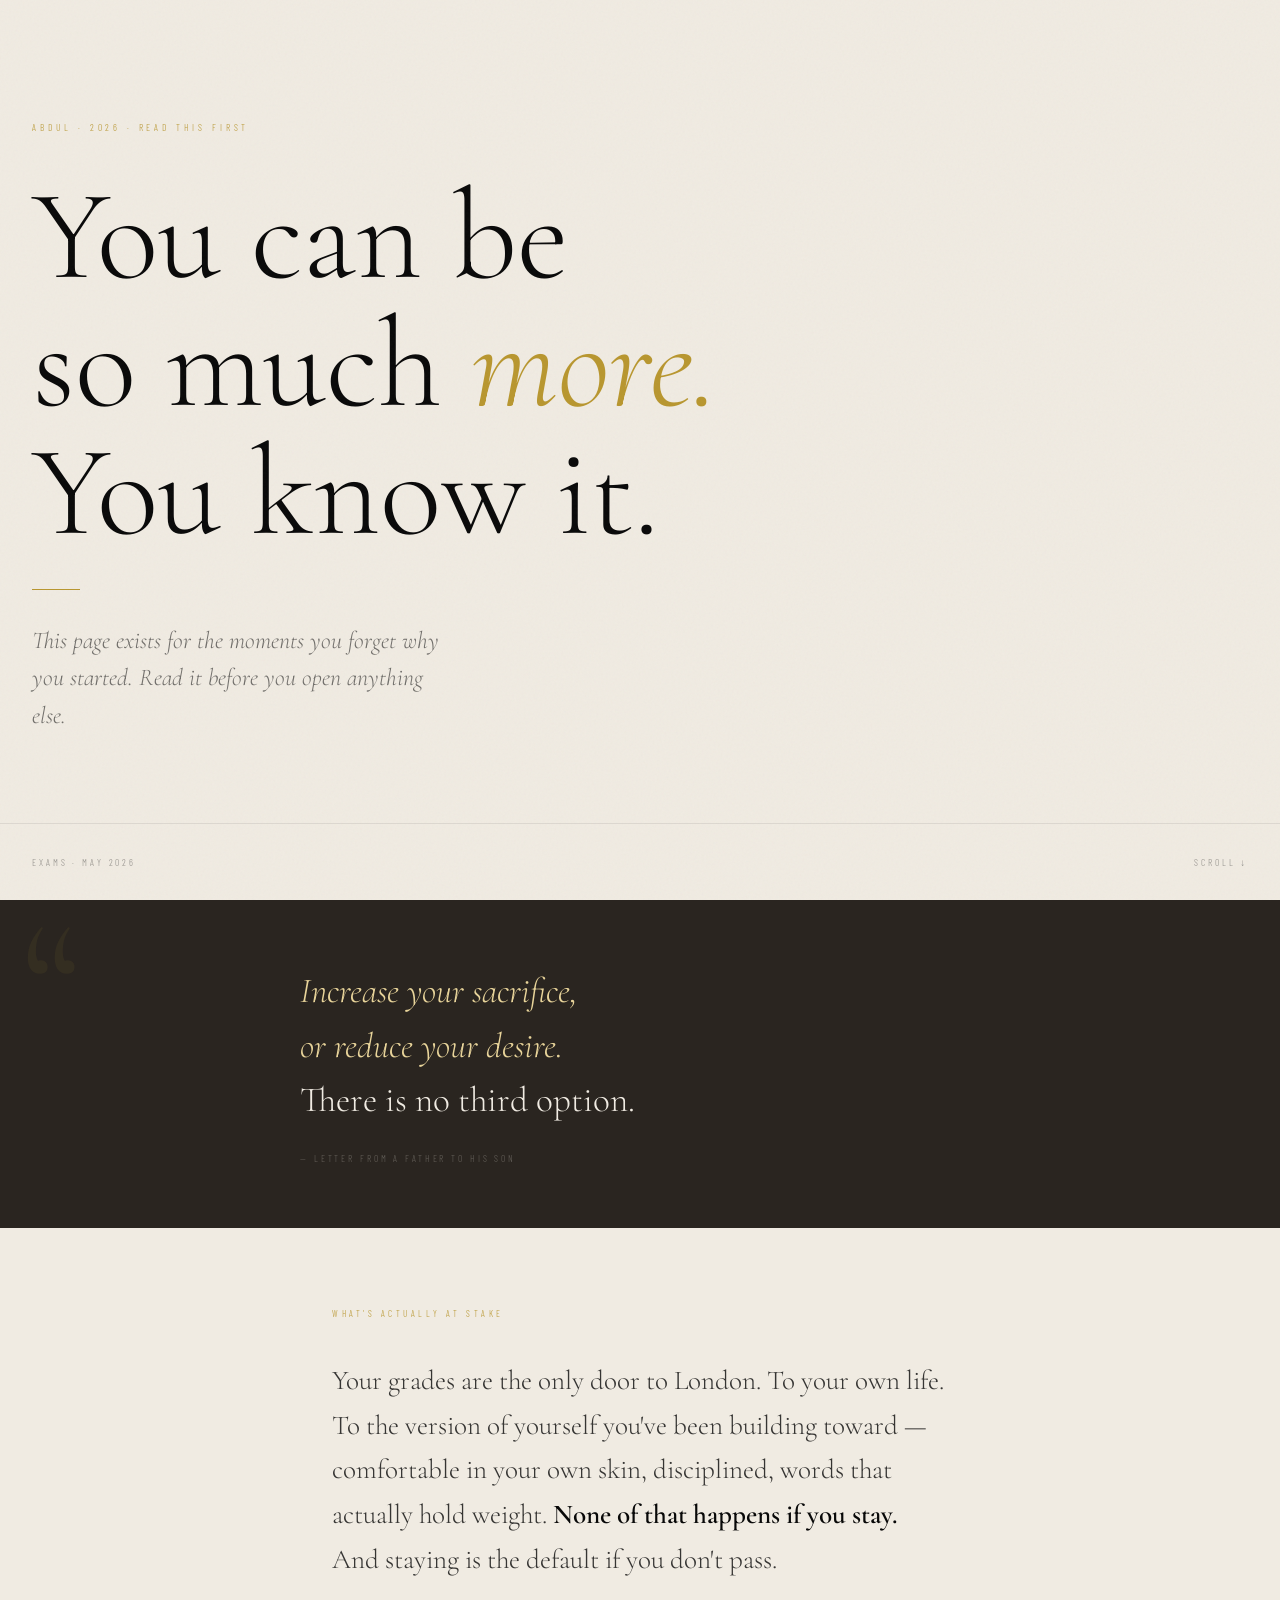
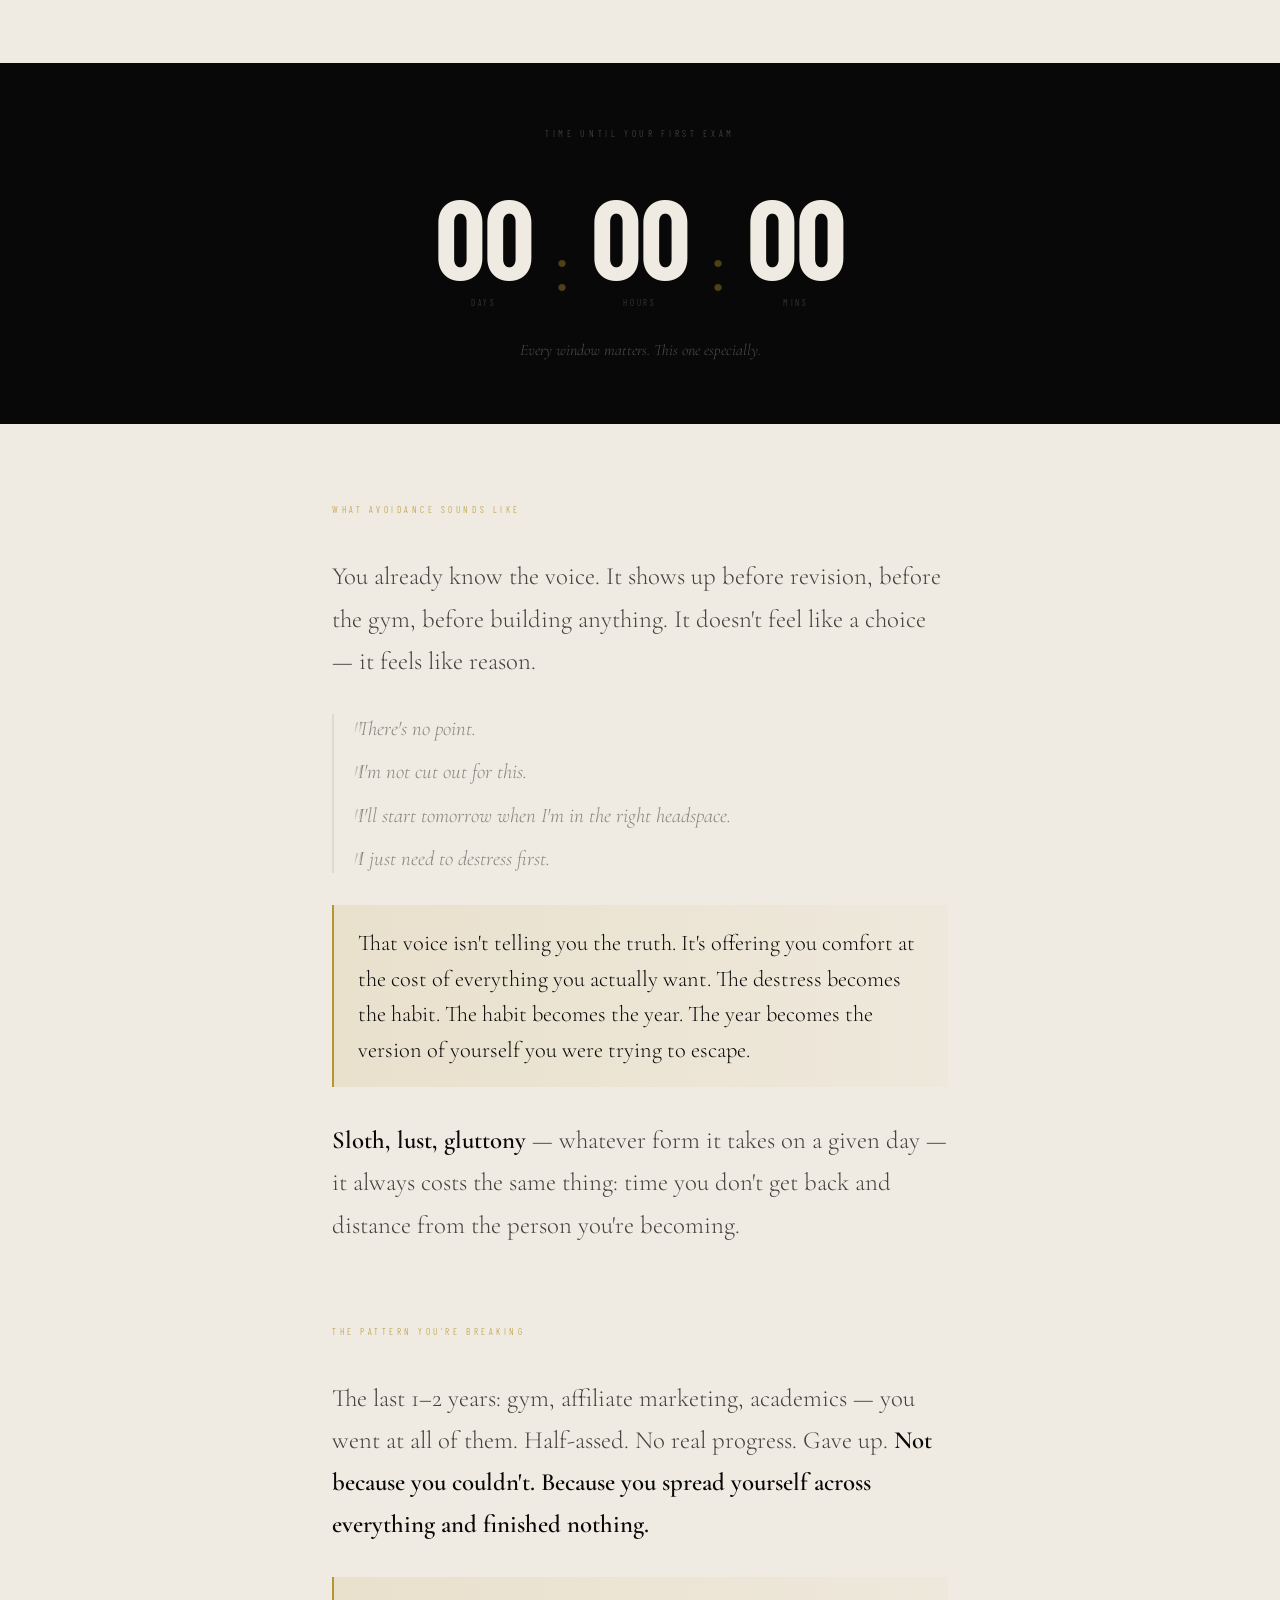
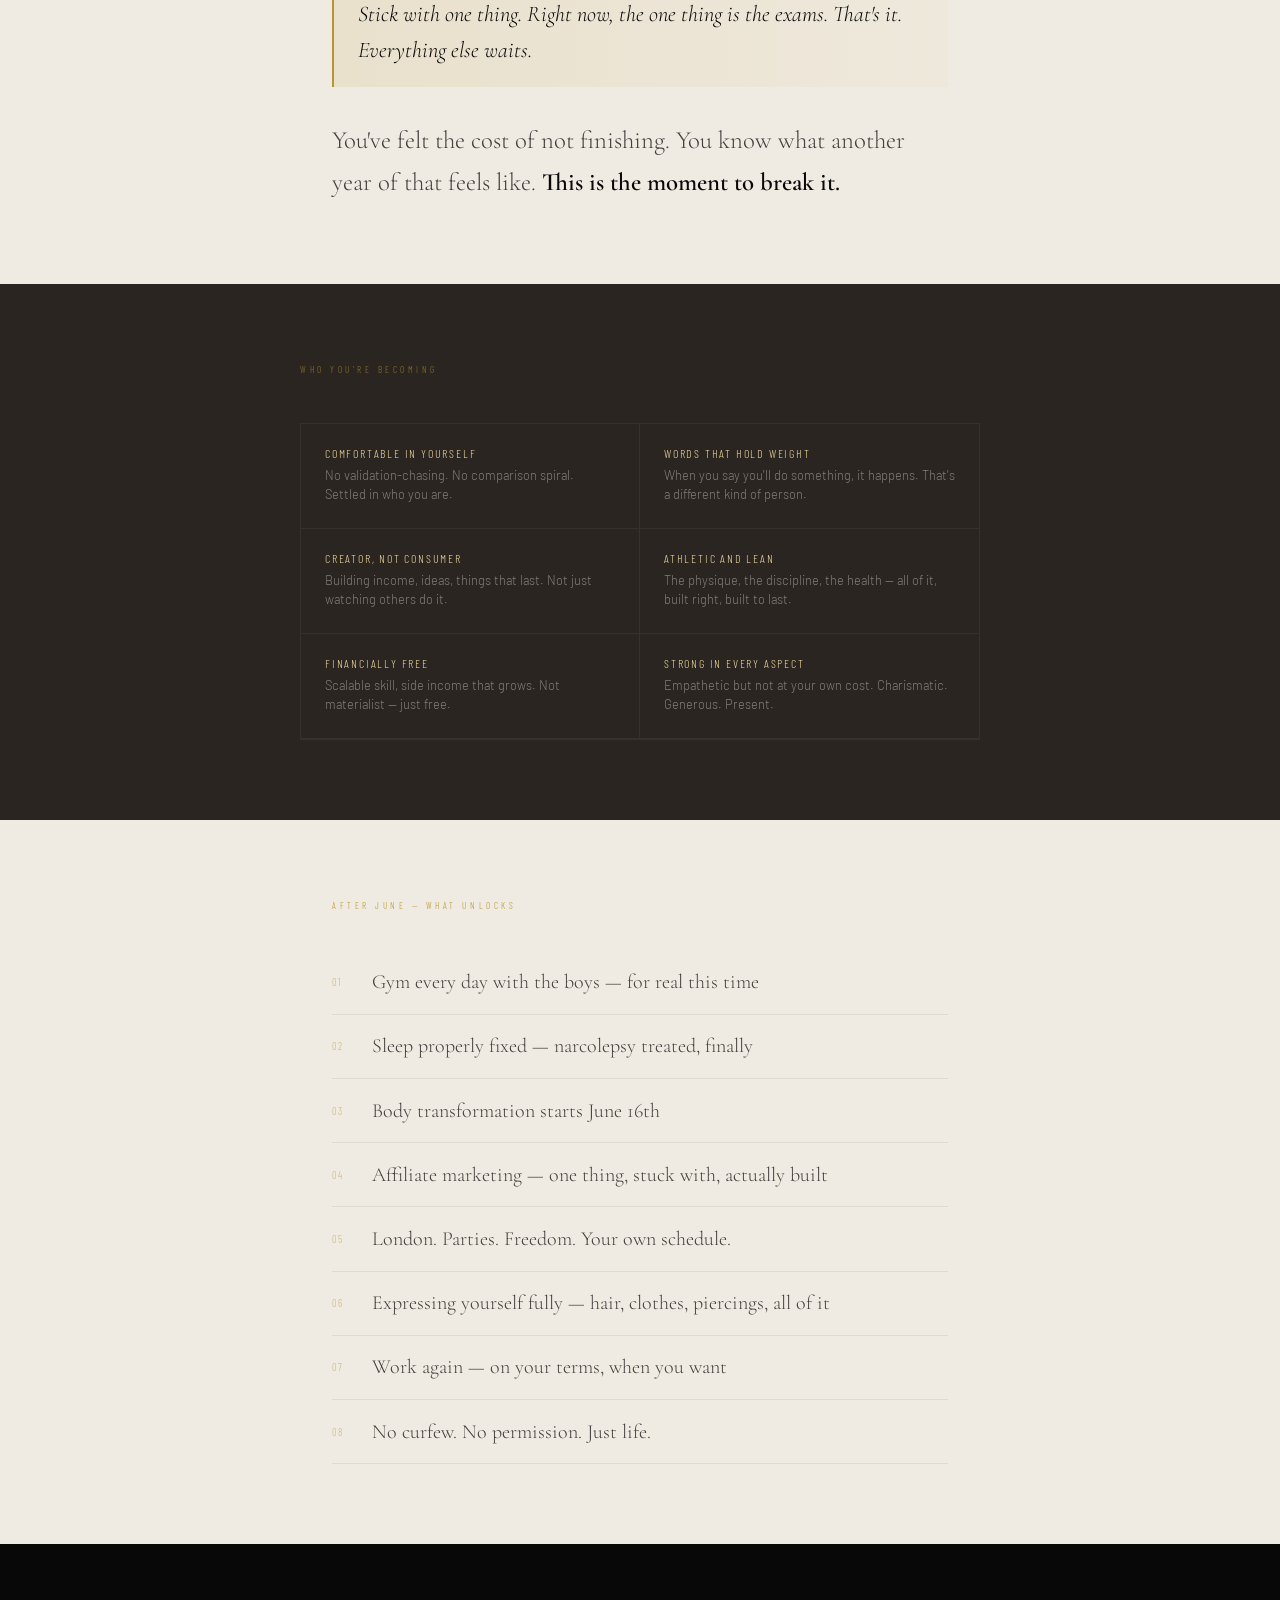
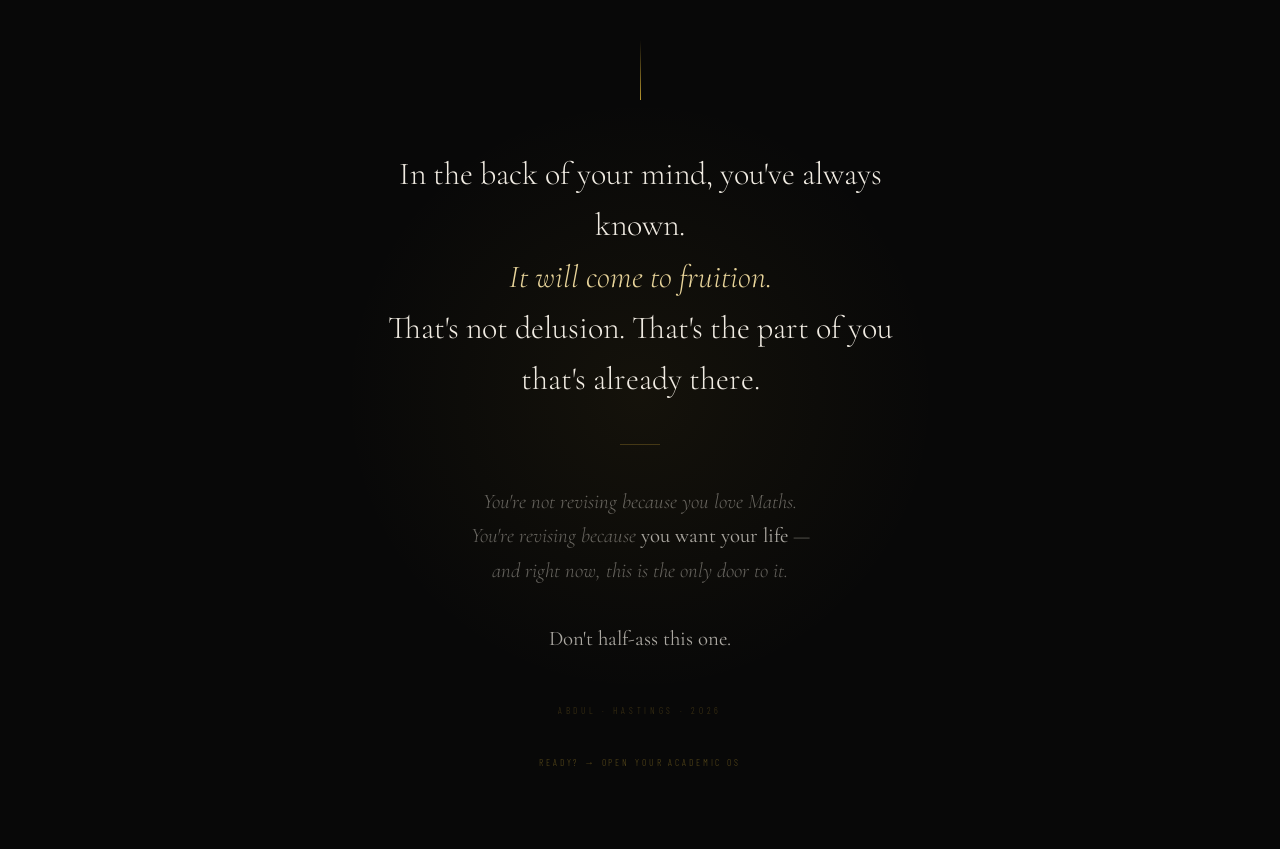
<file: why (1).html>
<!DOCTYPE html>
<html lang="en">
<head>
<meta charset="UTF-8">
<meta name="viewport" content="width=device-width, initial-scale=1.0">
<title>Abdul — WHY</title>
<link href="https://fonts.googleapis.com/css2?family=Cormorant+Garamond:ital,wght@0,300;0,400;0,600;1,300;1,400&family=Barlow+Condensed:wght@300;400;600;700&family=Barlow:wght@300;400&display=swap" rel="stylesheet">
<style>
*, *::before, *::after { margin: 0; padding: 0; box-sizing: border-box; }

:root {
  --ink: #080808;
  --page: #f0ebe2;
  --gold: #b8962e;
  --gold-light: #d4b04a;
  --gold-pale: #e8d49a;
  --ash: #2a2520;
  --muted: rgba(8,8,8,0.4);
}

html { scroll-behavior: smooth; }

body {
  background: var(--page);
  color: var(--ink);
  font-family: 'Barlow', sans-serif;
  font-weight: 300;
  overflow-x: hidden;
}

body::after {
  content: '';
  position: fixed;
  inset: 0;
  background-image: url("data:image/svg+xml,%3Csvg viewBox='0 0 512 512' xmlns='http://www.w3.org/2000/svg'%3E%3Cfilter id='n'%3E%3CfeTurbulence type='fractalNoise' baseFrequency='0.75' numOctaves='4' stitchTiles='stitch'/%3E%3C/filter%3E%3Crect width='100%25' height='100%25' filter='url(%23n)' opacity='0.035'/%3E%3C/svg%3E");
  pointer-events: none;
  z-index: 9999;
}

/* HERO */
.hero {
  min-height: 100svh;
  display: grid;
  grid-template-rows: 1fr auto;
  position: relative;
  overflow: hidden;
}

.hero-content {
  display: flex;
  flex-direction: column;
  justify-content: center;
  padding: 4rem 2rem 2rem;
}

.hero-stamp {
  font-family: 'Barlow Condensed', sans-serif;
  font-size: 0.6rem;
  letter-spacing: 0.4em;
  text-transform: uppercase;
  color: var(--gold);
  margin-bottom: 2.5rem;
  opacity: 0;
  animation: rise 0.9s ease 0.2s forwards;
}

.hero-h1 {
  font-family: 'Cormorant Garamond', serif;
  font-weight: 300;
  font-size: clamp(3.2rem, 14vw, 8rem);
  line-height: 1;
  color: var(--ink);
  opacity: 0;
  animation: rise 1s ease 0.4s forwards;
}

.hero-h1 em { font-style: italic; color: var(--gold); }

.hero-rule {
  width: 48px;
  height: 1px;
  background: var(--gold);
  margin: 2rem 0;
  opacity: 0;
  animation: widen 0.8s ease 0.9s forwards;
  transform-origin: left;
  transform: scaleX(0);
}

@keyframes widen { to { opacity: 1; transform: scaleX(1); } }

.hero-sub {
  font-family: 'Cormorant Garamond', serif;
  font-style: italic;
  font-size: clamp(1.1rem, 3.5vw, 1.5rem);
  color: rgba(8,8,8,0.55);
  max-width: 420px;
  line-height: 1.55;
  opacity: 0;
  animation: rise 1s ease 1s forwards;
}

.hero-bottom {
  padding: 2rem;
  border-top: 1px solid rgba(8,8,8,0.08);
  display: flex;
  justify-content: space-between;
  align-items: center;
  opacity: 0;
  animation: rise 0.8s ease 1.4s forwards;
}

.hero-date {
  font-family: 'Barlow Condensed', sans-serif;
  font-size: 0.6rem;
  letter-spacing: 0.3em;
  text-transform: uppercase;
  color: var(--muted);
}

.scroll-down {
  font-family: 'Barlow Condensed', sans-serif;
  font-size: 0.6rem;
  letter-spacing: 0.3em;
  text-transform: uppercase;
  color: var(--muted);
}

.scroll-arrow { display: inline-block; animation: dip 1.5s ease infinite; }

@keyframes dip { 0%,100% { transform: translateY(0); } 50% { transform: translateY(4px); } }
@keyframes rise { from { opacity: 0; transform: translateY(20px); } to { opacity: 1; transform: translateY(0); } }

/* REVEAL */
.reveal {
  opacity: 0;
  transform: translateY(28px);
  transition: opacity 0.8s ease, transform 0.8s ease;
}
.reveal.visible { opacity: 1; transform: translateY(0); }

.label {
  font-family: 'Barlow Condensed', sans-serif;
  font-size: 0.58rem;
  letter-spacing: 0.38em;
  text-transform: uppercase;
  color: var(--gold);
  margin-bottom: 2.5rem;
}

/* QUOTE */
.quote-block {
  background: var(--ash);
  padding: 4rem 2rem;
  position: relative;
  overflow: hidden;
}

.quote-block::before {
  content: '\201C';
  position: absolute;
  top: -0.5rem;
  left: 1.2rem;
  font-family: 'Cormorant Garamond', serif;
  font-size: 12rem;
  color: rgba(184,150,46,0.08);
  line-height: 1;
  pointer-events: none;
}

.quote-inner { max-width: 680px; margin: 0 auto; }

.quote-text {
  font-family: 'Cormorant Garamond', serif;
  font-size: clamp(1.4rem, 4.5vw, 2.2rem);
  font-weight: 300;
  line-height: 1.55;
  color: var(--page);
}

.quote-text em { font-style: italic; color: var(--gold-pale); }

.quote-attr {
  margin-top: 1.5rem;
  font-family: 'Barlow Condensed', sans-serif;
  font-size: 0.6rem;
  letter-spacing: 0.3em;
  text-transform: uppercase;
  color: rgba(240,235,226,0.3);
}

/* STAKES */
.stakes-section { padding: 5rem 2rem; max-width: 680px; margin: 0 auto; }

.stakes-body {
  font-family: 'Cormorant Garamond', serif;
  font-size: clamp(1.2rem, 3.5vw, 1.7rem);
  line-height: 1.65;
  color: rgba(8,8,8,0.8);
}

.stakes-body strong { font-weight: 600; color: var(--ink); }

/* COUNTDOWN */
.countdown-section {
  background: var(--ink);
  padding: 4rem 2rem;
  text-align: center;
}

.countdown-label {
  font-family: 'Barlow Condensed', sans-serif;
  font-size: 0.6rem;
  letter-spacing: 0.38em;
  text-transform: uppercase;
  color: rgba(240,235,226,0.3);
  margin-bottom: 2.5rem;
}

.cd-row {
  display: flex;
  justify-content: center;
  align-items: flex-end;
  gap: 0.25rem;
  flex-wrap: wrap;
}

.cd-unit-wrap {
  display: flex;
  flex-direction: column;
  align-items: center;
  padding: 0 1rem;
}

.cd-num {
  font-family: 'Barlow Condensed', sans-serif;
  font-weight: 700;
  font-size: clamp(3.5rem, 12vw, 7rem);
  line-height: 1;
  color: var(--page);
  letter-spacing: -0.02em;
  min-width: 2ch;
  text-align: center;
}

.cd-lbl {
  font-family: 'Barlow Condensed', sans-serif;
  font-size: 0.55rem;
  letter-spacing: 0.3em;
  text-transform: uppercase;
  color: rgba(240,235,226,0.25);
  margin-top: 0.4rem;
}

.cd-colon {
  font-family: 'Barlow Condensed', sans-serif;
  font-weight: 300;
  font-size: clamp(2rem, 8vw, 4.5rem);
  color: var(--gold);
  line-height: 1;
  padding-bottom: 0.6rem;
  opacity: 0.4;
}

.cd-sub {
  margin-top: 2rem;
  font-family: 'Cormorant Garamond', serif;
  font-style: italic;
  font-size: 1rem;
  color: rgba(240,235,226,0.3);
}

/* AVOIDANCE */
.avoidance-section {
  padding: 5rem 2rem;
  max-width: 680px;
  margin: 0 auto;
}

.avoidance-body {
  font-family: 'Cormorant Garamond', serif;
  font-size: clamp(1.15rem, 3vw, 1.55rem);
  line-height: 1.7;
  color: rgba(8,8,8,0.75);
}

.avoidance-body strong { color: var(--ink); font-weight: 600; }

.excuse-list {
  list-style: none;
  margin: 2rem 0;
  border-left: 2px solid rgba(8,8,8,0.08);
  padding-left: 1.5rem;
  display: flex;
  flex-direction: column;
  gap: 0.9rem;
}

.excuse-list li {
  font-family: 'Cormorant Garamond', serif;
  font-style: italic;
  font-size: clamp(1.05rem, 2.8vw, 1.3rem);
  color: rgba(8,8,8,0.45);
  line-height: 1.4;
  position: relative;
}

.excuse-list li::before {
  content: '"';
  color: rgba(8,8,8,0.2);
  font-size: 1.5em;
  position: absolute;
  left: -0.4rem;
  top: -0.15rem;
}

.avoidance-truth {
  display: block;
  background: linear-gradient(to right, rgba(184,150,46,0.12), rgba(184,150,46,0.03));
  border-left: 2px solid var(--gold);
  padding: 1.2rem 1.5rem;
  margin: 2rem 0;
  font-family: 'Cormorant Garamond', serif;
  font-size: clamp(1.1rem, 3vw, 1.4rem);
  color: var(--ink);
  line-height: 1.6;
}

/* PATTERN */
.pattern-section { padding: 0 2rem 5rem; max-width: 680px; margin: 0 auto; }

.pattern-text {
  font-family: 'Cormorant Garamond', serif;
  font-size: clamp(1.15rem, 3vw, 1.55rem);
  line-height: 1.7;
  color: rgba(8,8,8,0.75);
}

.pattern-text strong { color: var(--ink); font-weight: 600; }

.pattern-highlight {
  display: block;
  background: linear-gradient(to right, rgba(184,150,46,0.12), rgba(184,150,46,0.03));
  border-left: 2px solid var(--gold);
  padding: 1.2rem 1.5rem;
  margin: 2rem 0;
  font-family: 'Cormorant Garamond', serif;
  font-style: italic;
  font-size: clamp(1.1rem, 3vw, 1.4rem);
  color: var(--ink);
  line-height: 1.6;
}

/* VISION */
.vision-section { background: var(--ash); padding: 5rem 2rem; }
.vision-inner { max-width: 680px; margin: 0 auto; }

.vision-label {
  font-family: 'Barlow Condensed', sans-serif;
  font-size: 0.58rem;
  letter-spacing: 0.38em;
  text-transform: uppercase;
  color: rgba(184,150,46,0.7);
  margin-bottom: 3rem;
}

.vision-grid {
  display: grid;
  grid-template-columns: 1fr 1fr;
  border: 1px solid rgba(240,235,226,0.06);
}

.vision-item {
  padding: 1.4rem 1.5rem;
  border-bottom: 1px solid rgba(240,235,226,0.06);
  border-right: 1px solid rgba(240,235,226,0.06);
  transition: background 0.25s;
}

.vision-item:hover { background: rgba(184,150,46,0.05); }
.vision-item:nth-child(even) { border-right: none; }

.vision-title {
  font-family: 'Barlow Condensed', sans-serif;
  font-size: 0.75rem;
  letter-spacing: 0.15em;
  text-transform: uppercase;
  color: var(--gold-pale);
  margin-bottom: 0.35rem;
}

.vision-desc {
  font-size: 0.8rem;
  color: rgba(240,235,226,0.45);
  line-height: 1.55;
  font-weight: 300;
}

/* AFTER */
.after-section { padding: 5rem 2rem; max-width: 680px; margin: 0 auto; }
.after-list { list-style: none; }

.after-list li {
  display: grid;
  grid-template-columns: 2.5rem 1fr;
  padding: 1.1rem 0;
  border-bottom: 1px solid rgba(8,8,8,0.07);
  align-items: center;
  transition: padding-left 0.2s;
}

.after-list li:hover { padding-left: 0.5rem; }

.after-num {
  font-family: 'Barlow Condensed', sans-serif;
  font-size: 0.65rem;
  color: var(--gold);
  opacity: 0.6;
  letter-spacing: 0.1em;
}

.after-text {
  font-family: 'Cormorant Garamond', serif;
  font-size: clamp(1rem, 3vw, 1.25rem);
  color: rgba(8,8,8,0.75);
  line-height: 1.4;
}

/* FINAL */
.final-section {
  background: var(--ink);
  padding: 6rem 2rem 5rem;
  text-align: center;
  position: relative;
  overflow: hidden;
}

.final-section::before {
  content: '';
  position: absolute;
  top: 50%; left: 50%;
  transform: translate(-50%,-50%);
  width: 600px; height: 600px;
  background: radial-gradient(circle, rgba(184,150,46,0.07) 0%, transparent 70%);
  pointer-events: none;
}

.final-inner { position: relative; z-index: 1; max-width: 560px; margin: 0 auto; }

.final-rule {
  width: 1px; height: 60px;
  background: linear-gradient(to bottom, transparent, var(--gold));
  margin: 0 auto 3rem;
}

.final-quote {
  font-family: 'Cormorant Garamond', serif;
  font-size: clamp(1.3rem, 4vw, 2rem);
  font-weight: 300;
  line-height: 1.6;
  color: var(--page);
}

.final-quote em { font-style: italic; color: var(--gold-pale); }

.final-divider {
  width: 40px; height: 1px;
  background: rgba(184,150,46,0.3);
  margin: 2.5rem auto;
}

.final-mantra {
  font-family: 'Cormorant Garamond', serif;
  font-size: clamp(1rem, 2.5vw, 1.3rem);
  font-style: italic;
  color: rgba(240,235,226,0.4);
  line-height: 1.65;
}

.final-mantra strong {
  color: rgba(240,235,226,0.7);
  font-weight: 400;
  font-style: normal;
}

.final-name {
  margin-top: 3rem;
  font-family: 'Barlow Condensed', sans-serif;
  font-size: 0.58rem;
  letter-spacing: 0.4em;
  text-transform: uppercase;
  color: rgba(184,150,46,0.3);
}

@media (max-width: 500px) {
  .vision-grid { grid-template-columns: 1fr; }
  .vision-item { border-right: none !important; }
  .cd-unit-wrap { padding: 0 0.6rem; }
}
</style>
</head>
<body>

<!-- HERO -->
<div class="hero">
  <div class="hero-content">
    <p class="hero-stamp">Abdul · 2026 · Read this first</p>
    <h1 class="hero-h1">You can be<br>so much <em>more.</em><br>You know it.</h1>
    <div class="hero-rule"></div>
    <p class="hero-sub">This page exists for the moments you forget why you started. Read it before you open anything else.</p>
  </div>
  <div class="hero-bottom">
    <span class="hero-date">Exams · May 2026</span>
    <span class="scroll-down">Scroll <span class="scroll-arrow">↓</span></span>
  </div>
</div>

<!-- QUOTE -->
<div class="quote-block reveal">
  <div class="quote-inner">
    <p class="quote-text"><em>Increase your sacrifice,<br>or reduce your desire.</em><br>There is no third option.</p>
    <p class="quote-attr">— Letter from a father to his son</p>
  </div>
</div>

<!-- STAKES -->
<div class="stakes-section reveal">
  <p class="label">What's actually at stake</p>
  <p class="stakes-body">
    Your grades are the only door to London. To your own life. To the version of yourself you've been building toward — comfortable in your own skin, disciplined, words that actually hold weight. <strong>None of that happens if you stay.</strong> And staying is the default if you don't pass.
  </p>
</div>

<!-- COUNTDOWN -->
<div class="countdown-section reveal">
  <p class="countdown-label">Time until your first exam</p>
  <div class="cd-row">
    <div class="cd-unit-wrap">
      <span class="cd-num" id="cd-days">--</span>
      <span class="cd-lbl">days</span>
    </div>
    <span class="cd-colon">:</span>
    <div class="cd-unit-wrap">
      <span class="cd-num" id="cd-hours">--</span>
      <span class="cd-lbl">hours</span>
    </div>
    <span class="cd-colon">:</span>
    <div class="cd-unit-wrap">
      <span class="cd-num" id="cd-mins">--</span>
      <span class="cd-lbl">mins</span>
    </div>
  </div>
  <p class="cd-sub">Every window matters. This one especially.</p>
</div>

<!-- AVOIDANCE -->
<div class="avoidance-section reveal">
  <p class="label">What avoidance sounds like</p>
  <p class="avoidance-body">
    You already know the voice. It shows up before revision, before the gym, before building anything. It doesn't feel like a choice — it feels like reason.
  </p>
  <ul class="excuse-list">
    <li>There's no point.</li>
    <li>I'm not cut out for this.</li>
    <li>I'll start tomorrow when I'm in the right headspace.</li>
    <li>I just need to destress first.</li>
  </ul>
  <blockquote class="avoidance-truth">
    That voice isn't telling you the truth. It's offering you comfort at the cost of everything you actually want. The destress becomes the habit. The habit becomes the year. The year becomes the version of yourself you were trying to escape.
  </blockquote>
  <p class="avoidance-body">
    <strong>Sloth, lust, gluttony</strong> — whatever form it takes on a given day — it always costs the same thing: time you don't get back and distance from the person you're becoming.
  </p>
</div>

<!-- PATTERN -->
<div class="pattern-section reveal">
  <p class="label">The pattern you're breaking</p>
  <p class="pattern-text">
    The last 1–2 years: gym, affiliate marketing, academics — you went at all of them. Half-assed. No real progress. Gave up. <strong>Not because you couldn't. Because you spread yourself across everything and finished nothing.</strong>
  </p>
  <blockquote class="pattern-highlight">
    Stick with one thing. Right now, the one thing is the exams. That's it. Everything else waits.
  </blockquote>
  <p class="pattern-text">
    You've felt the cost of not finishing. You know what another year of that feels like. <strong>This is the moment to break it.</strong>
  </p>
</div>

<!-- VISION -->
<div class="vision-section reveal">
  <div class="vision-inner">
    <p class="vision-label">Who you're becoming</p>
    <div class="vision-grid">
      <div class="vision-item">
        <div class="vision-title">Comfortable in yourself</div>
        <div class="vision-desc">No validation-chasing. No comparison spiral. Settled in who you are.</div>
      </div>
      <div class="vision-item">
        <div class="vision-title">Words that hold weight</div>
        <div class="vision-desc">When you say you'll do something, it happens. That's a different kind of person.</div>
      </div>
      <div class="vision-item">
        <div class="vision-title">Creator, not consumer</div>
        <div class="vision-desc">Building income, ideas, things that last. Not just watching others do it.</div>
      </div>
      <div class="vision-item">
        <div class="vision-title">Athletic and lean</div>
        <div class="vision-desc">The physique, the discipline, the health — all of it, built right, built to last.</div>
      </div>
      <div class="vision-item">
        <div class="vision-title">Financially free</div>
        <div class="vision-desc">Scalable skill, side income that grows. Not materialist — just free.</div>
      </div>
      <div class="vision-item">
        <div class="vision-title">Strong in every aspect</div>
        <div class="vision-desc">Empathetic but not at your own cost. Charismatic. Generous. Present.</div>
      </div>
    </div>
  </div>
</div>

<!-- AFTER -->
<div class="after-section reveal">
  <p class="label">After June — what unlocks</p>
  <ul class="after-list">
    <li><span class="after-num">01</span><span class="after-text">Gym every day with the boys — for real this time</span></li>
    <li><span class="after-num">02</span><span class="after-text">Sleep properly fixed — narcolepsy treated, finally</span></li>
    <li><span class="after-num">03</span><span class="after-text">Body transformation starts June 16th</span></li>
    <li><span class="after-num">04</span><span class="after-text">Affiliate marketing — one thing, stuck with, actually built</span></li>
    <li><span class="after-num">05</span><span class="after-text">London. Parties. Freedom. Your own schedule.</span></li>
    <li><span class="after-num">06</span><span class="after-text">Expressing yourself fully — hair, clothes, piercings, all of it</span></li>
    <li><span class="after-num">07</span><span class="after-text">Work again — on your terms, when you want</span></li>
    <li><span class="after-num">08</span><span class="after-text">No curfew. No permission. Just life.</span></li>
  </ul>
</div>

<!-- FINAL -->
<div class="final-section reveal">
  <div class="final-inner">
    <div class="final-rule"></div>
    <p class="final-quote">
      In the back of your mind, you've always known.<br>
      <em>It will come to fruition.</em><br>
      That's not delusion. That's the part of you that's already there.
    </p>
    <div class="final-divider"></div>
    <p class="final-mantra">
      You're not revising because you love Maths.<br>
      You're revising because <strong>you want your life</strong> —<br>
      and right now, this is the only door to it.<br><br>
      <strong>Don't half-ass this one.</strong>
    </p>
    <p class="final-name">Abdul · Hastings · 2026</p>
    <a href="https://ramenyaab.github.io/academic-dashboard/" style="display:inline-block;margin-top:2.5rem;font-family:'Barlow Condensed',sans-serif;font-size:0.6rem;letter-spacing:0.3em;text-transform:uppercase;color:rgba(184,150,46,0.45);text-decoration:none;transition:color 0.2s;" onmouseover="this.style.color='rgba(184,150,46,0.85)'" onmouseout="this.style.color='rgba(184,150,46,0.45)'">Ready? → Open your Academic OS</a>
  </div>
</div>

<script>
function tick() {
  const target = new Date('2026-05-12T09:00:00');
  const diff = target - new Date();
  if (diff <= 0) {
    ['cd-days','cd-hours','cd-mins'].forEach(id => document.getElementById(id).textContent = '00');
    return;
  }
  document.getElementById('cd-days').textContent = String(Math.floor(diff/864e5)).padStart(2,'0');
  document.getElementById('cd-hours').textContent = String(Math.floor((diff%864e5)/36e5)).padStart(2,'0');
  document.getElementById('cd-mins').textContent = String(Math.floor((diff%36e5)/6e4)).padStart(2,'0');
}
tick(); setInterval(tick, 30000);

const obs = new IntersectionObserver(entries => {
  entries.forEach(e => {
    if (e.isIntersecting) { e.target.classList.add('visible'); obs.unobserve(e.target); }
  });
}, { threshold: 0.08 });
document.querySelectorAll('.reveal').forEach(el => obs.observe(el));
</script>
</body>
</html>
</file>
